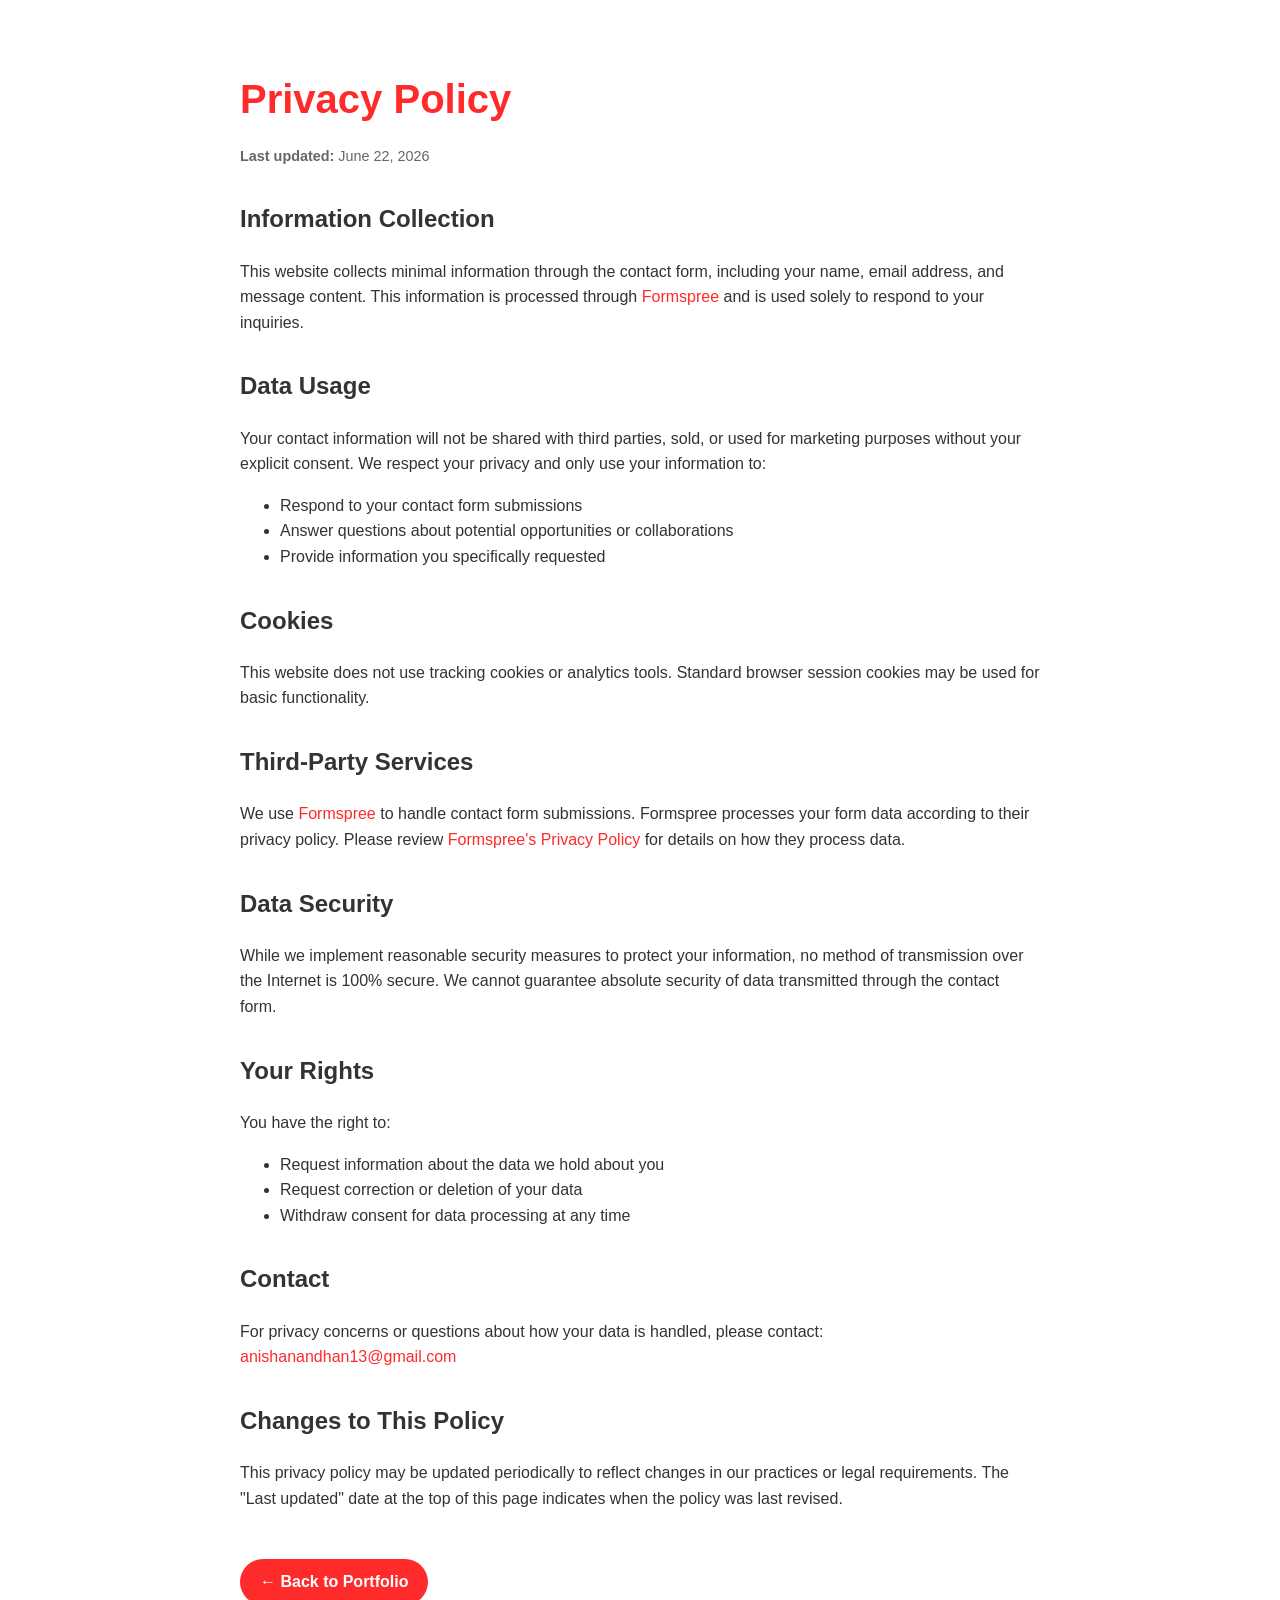
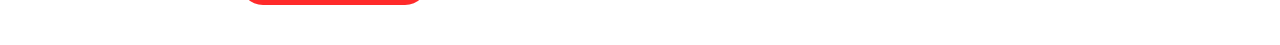
<file: public/privacy-policy.html>
<!DOCTYPE html>
<html lang="en">
<head>
  <meta charset="UTF-8">
  <meta name="viewport" content="width=device-width, initial-scale=1.0">
  <title>Privacy Policy | Anish Anandhan</title>
  <style>
    body {
      font-family: -apple-system, BlinkMacSystemFont, 'Segoe UI', 'Roboto', 'Oxygen', 'Ubuntu', 'Cantarell', sans-serif;
      max-width: 800px;
      margin: 0 auto;
      padding: 40px 20px;
      line-height: 1.6;
      color: #333;
      background-color: #fff;
    }
    h1 {
      color: #ff2a2a;
      font-size: 2.5rem;
      margin-bottom: 0.5rem;
    }
    h2 {
      color: #333;
      margin-top: 2rem;
      font-size: 1.5rem;
    }
    a {
      color: #ff2a2a;
      text-decoration: none;
    }
    a:hover {
      text-decoration: underline;
    }
    .back-link {
      display: inline-block;
      margin-top: 2rem;
      padding: 10px 20px;
      background-color: #ff2a2a;
      color: white;
      border-radius: 25px;
      font-weight: bold;
    }
    .back-link:hover {
      background-color: #cc2222;
      text-decoration: none;
    }
    .date {
      color: #666;
      font-size: 0.9rem;
    }
  </style>
</head>
<body>
  <h1>Privacy Policy</h1>
  <p class="date"><strong>Last updated:</strong> June 22, 2026</p>

  <h2>Information Collection</h2>
  <p>This website collects minimal information through the contact form, including your name, email address, and message content. This information is processed through <a href="https://formspree.io" target="_blank" rel="noopener noreferrer">Formspree</a> and is used solely to respond to your inquiries.</p>

  <h2>Data Usage</h2>
  <p>Your contact information will not be shared with third parties, sold, or used for marketing purposes without your explicit consent. We respect your privacy and only use your information to:</p>
  <ul>
    <li>Respond to your contact form submissions</li>
    <li>Answer questions about potential opportunities or collaborations</li>
    <li>Provide information you specifically requested</li>
  </ul>

  <h2>Cookies</h2>
  <p>This website does not use tracking cookies or analytics tools. Standard browser session cookies may be used for basic functionality.</p>

  <h2>Third-Party Services</h2>
  <p>We use <a href="https://formspree.io" target="_blank" rel="noopener noreferrer">Formspree</a> to handle contact form submissions. Formspree processes your form data according to their privacy policy. Please review <a href="https://formspree.io/legal/privacy-policy/" target="_blank" rel="noopener noreferrer">Formspree's Privacy Policy</a> for details on how they process data.</p>

  <h2>Data Security</h2>
  <p>While we implement reasonable security measures to protect your information, no method of transmission over the Internet is 100% secure. We cannot guarantee absolute security of data transmitted through the contact form.</p>

  <h2>Your Rights</h2>
  <p>You have the right to:</p>
  <ul>
    <li>Request information about the data we hold about you</li>
    <li>Request correction or deletion of your data</li>
    <li>Withdraw consent for data processing at any time</li>
  </ul>

  <h2>Contact</h2>
  <p>For privacy concerns or questions about how your data is handled, please contact: <a href="mailto:anishanandhan13@gmail.com">anishanandhan13@gmail.com</a></p>

  <h2>Changes to This Policy</h2>
  <p>This privacy policy may be updated periodically to reflect changes in our practices or legal requirements. The "Last updated" date at the top of this page indicates when the policy was last revised.</p>

  <a href="/" class="back-link">← Back to Portfolio</a>
</body>
</html>
</file>
